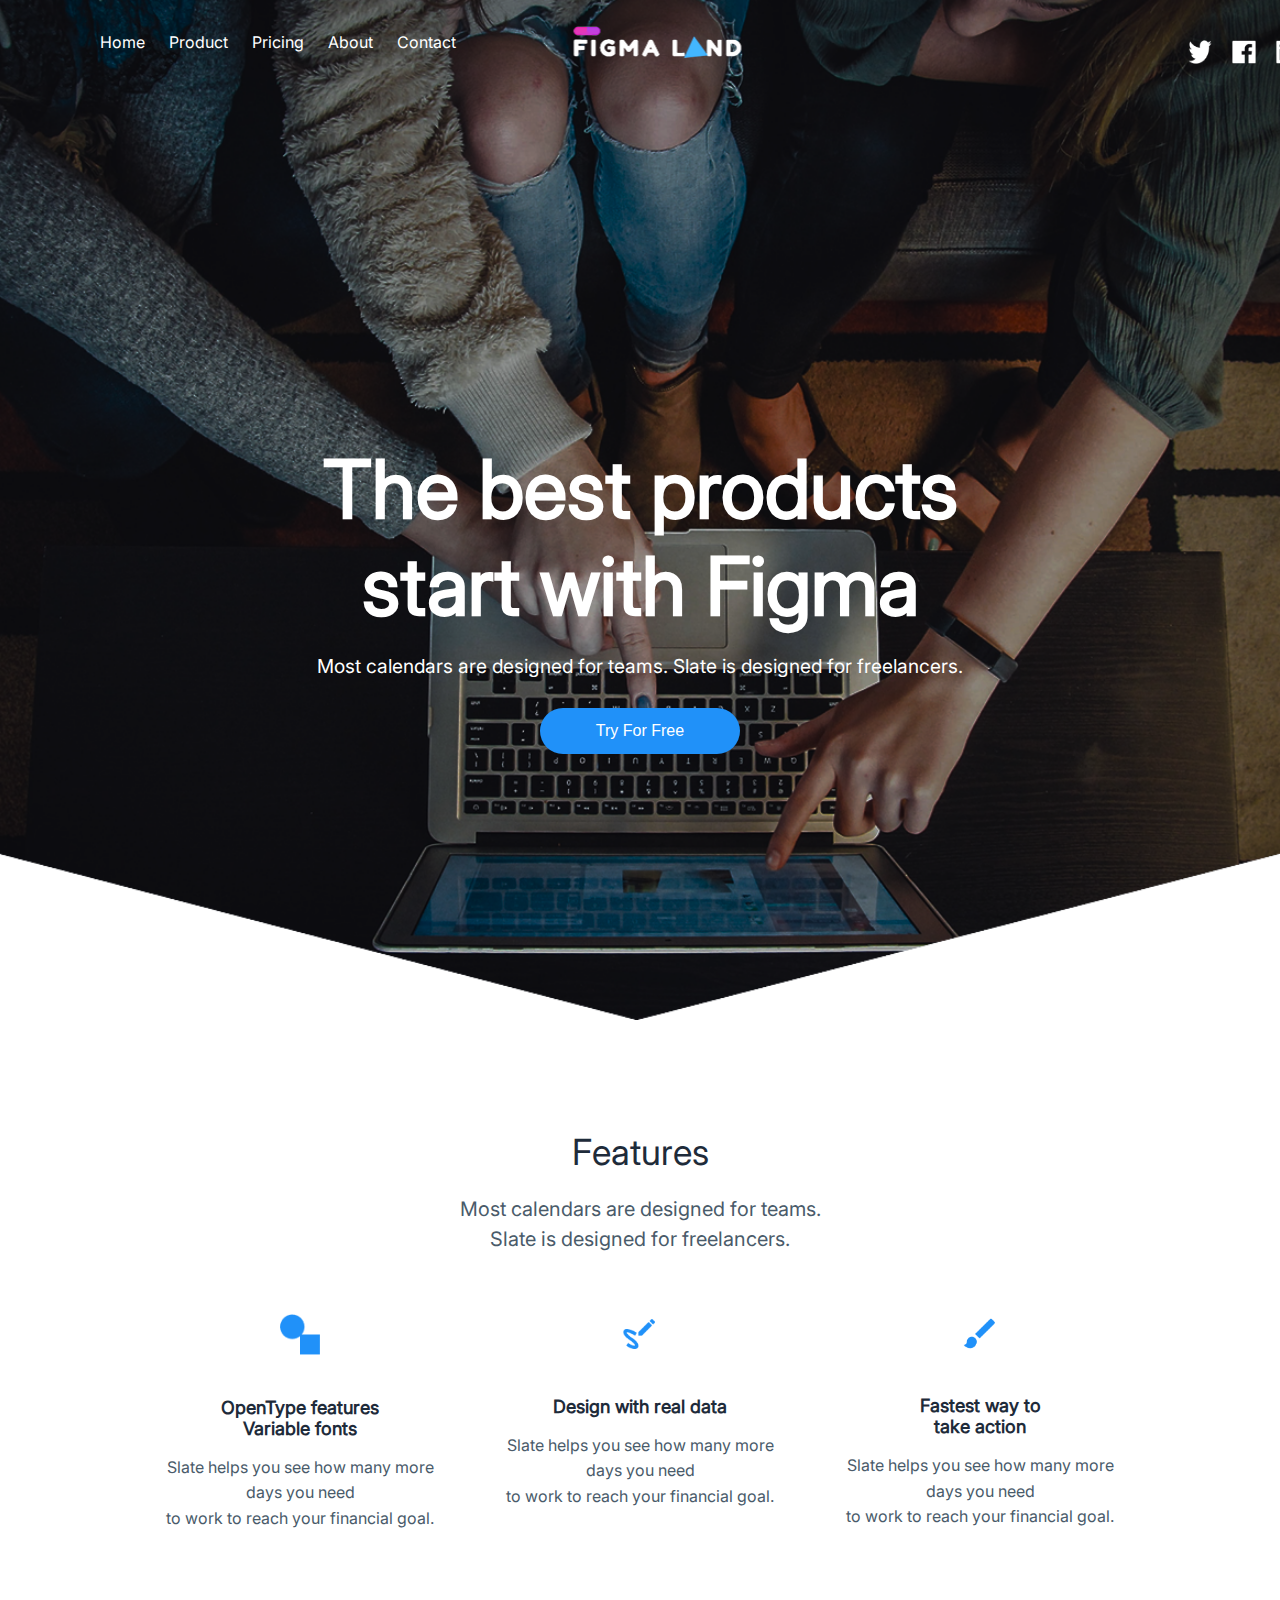
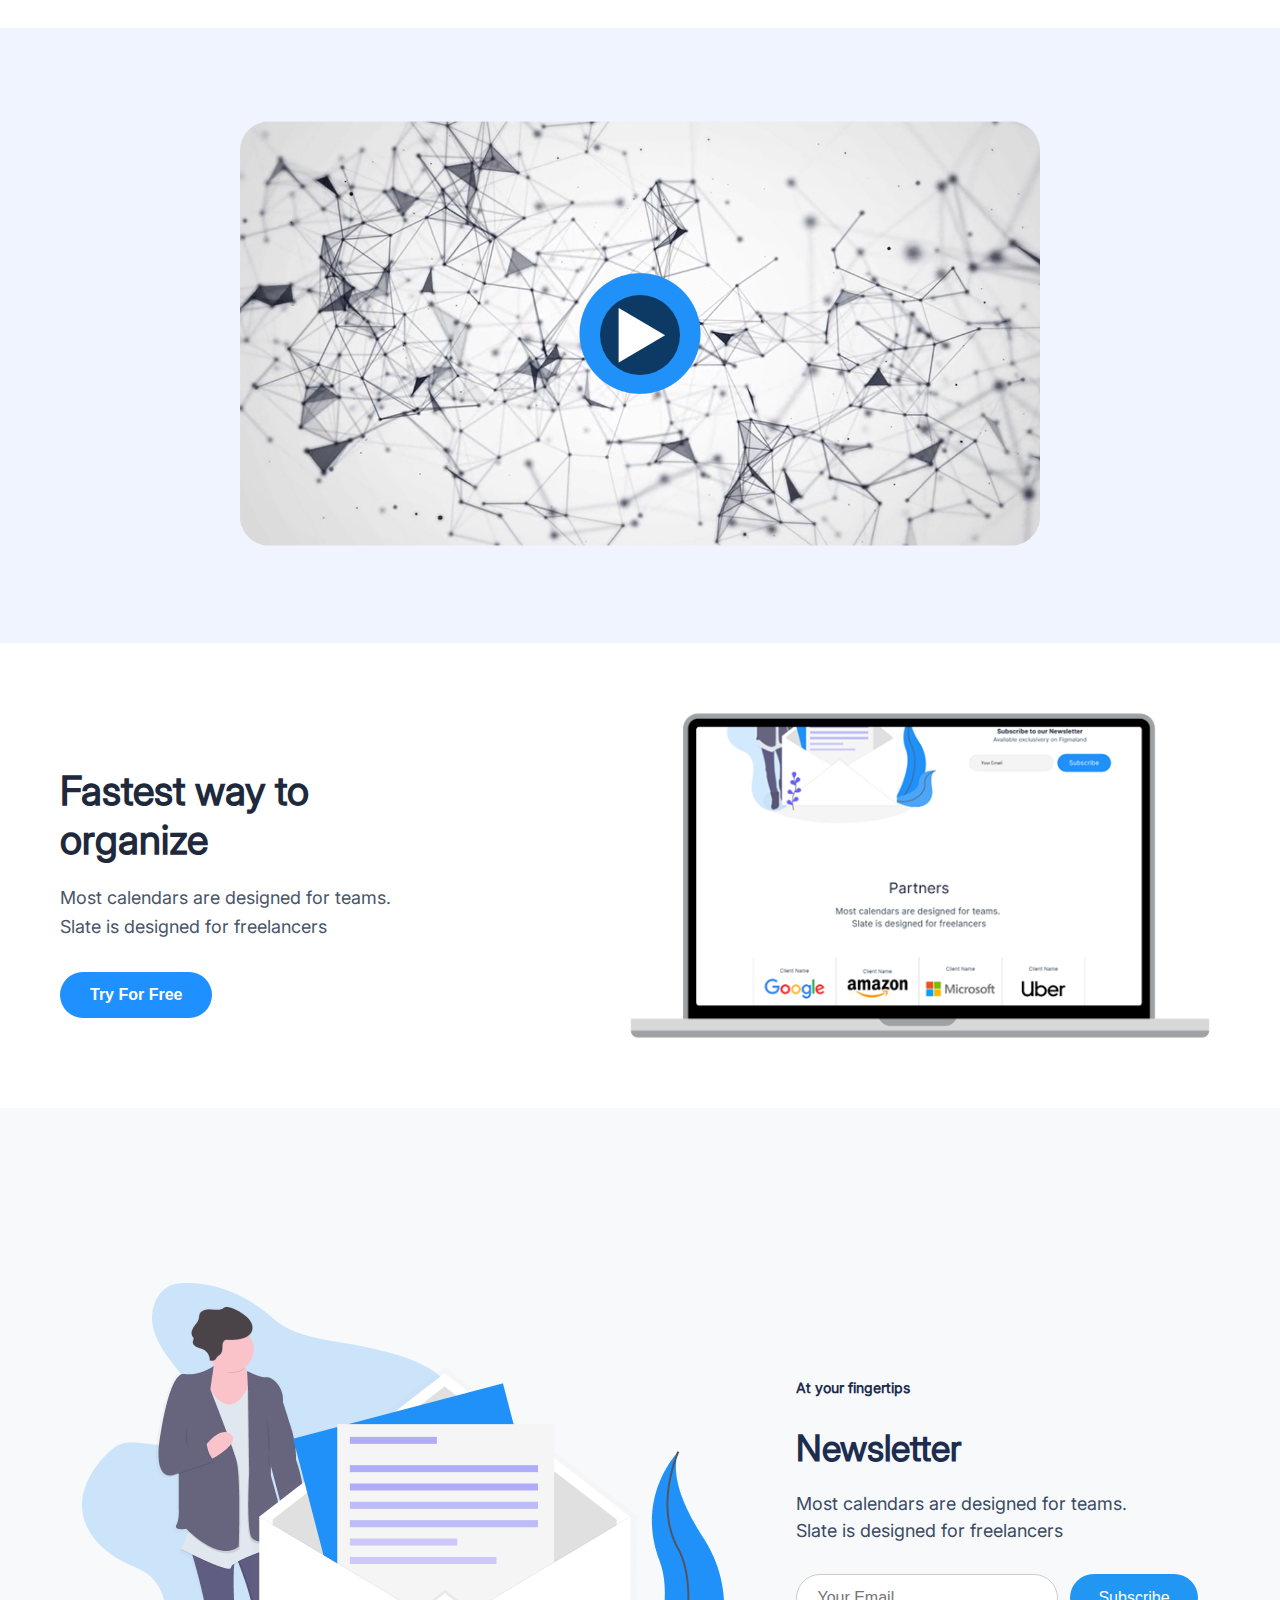
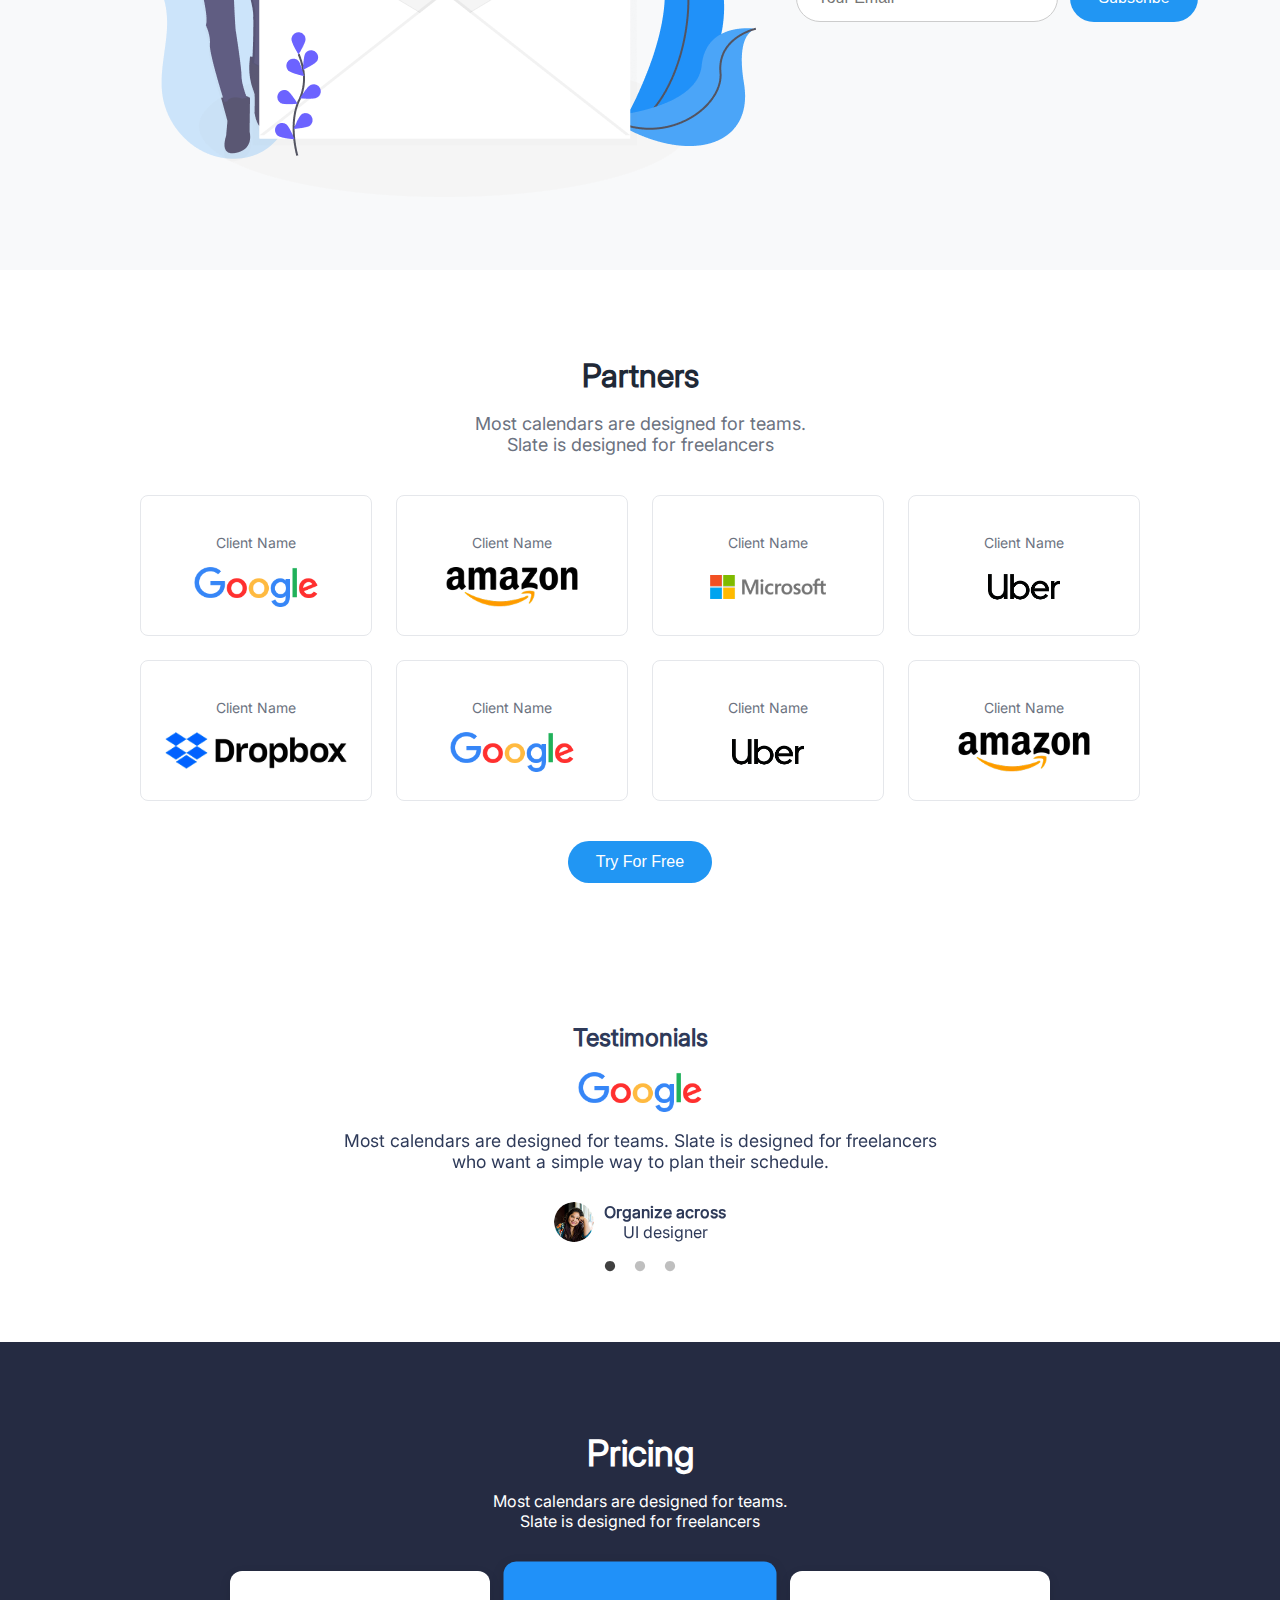
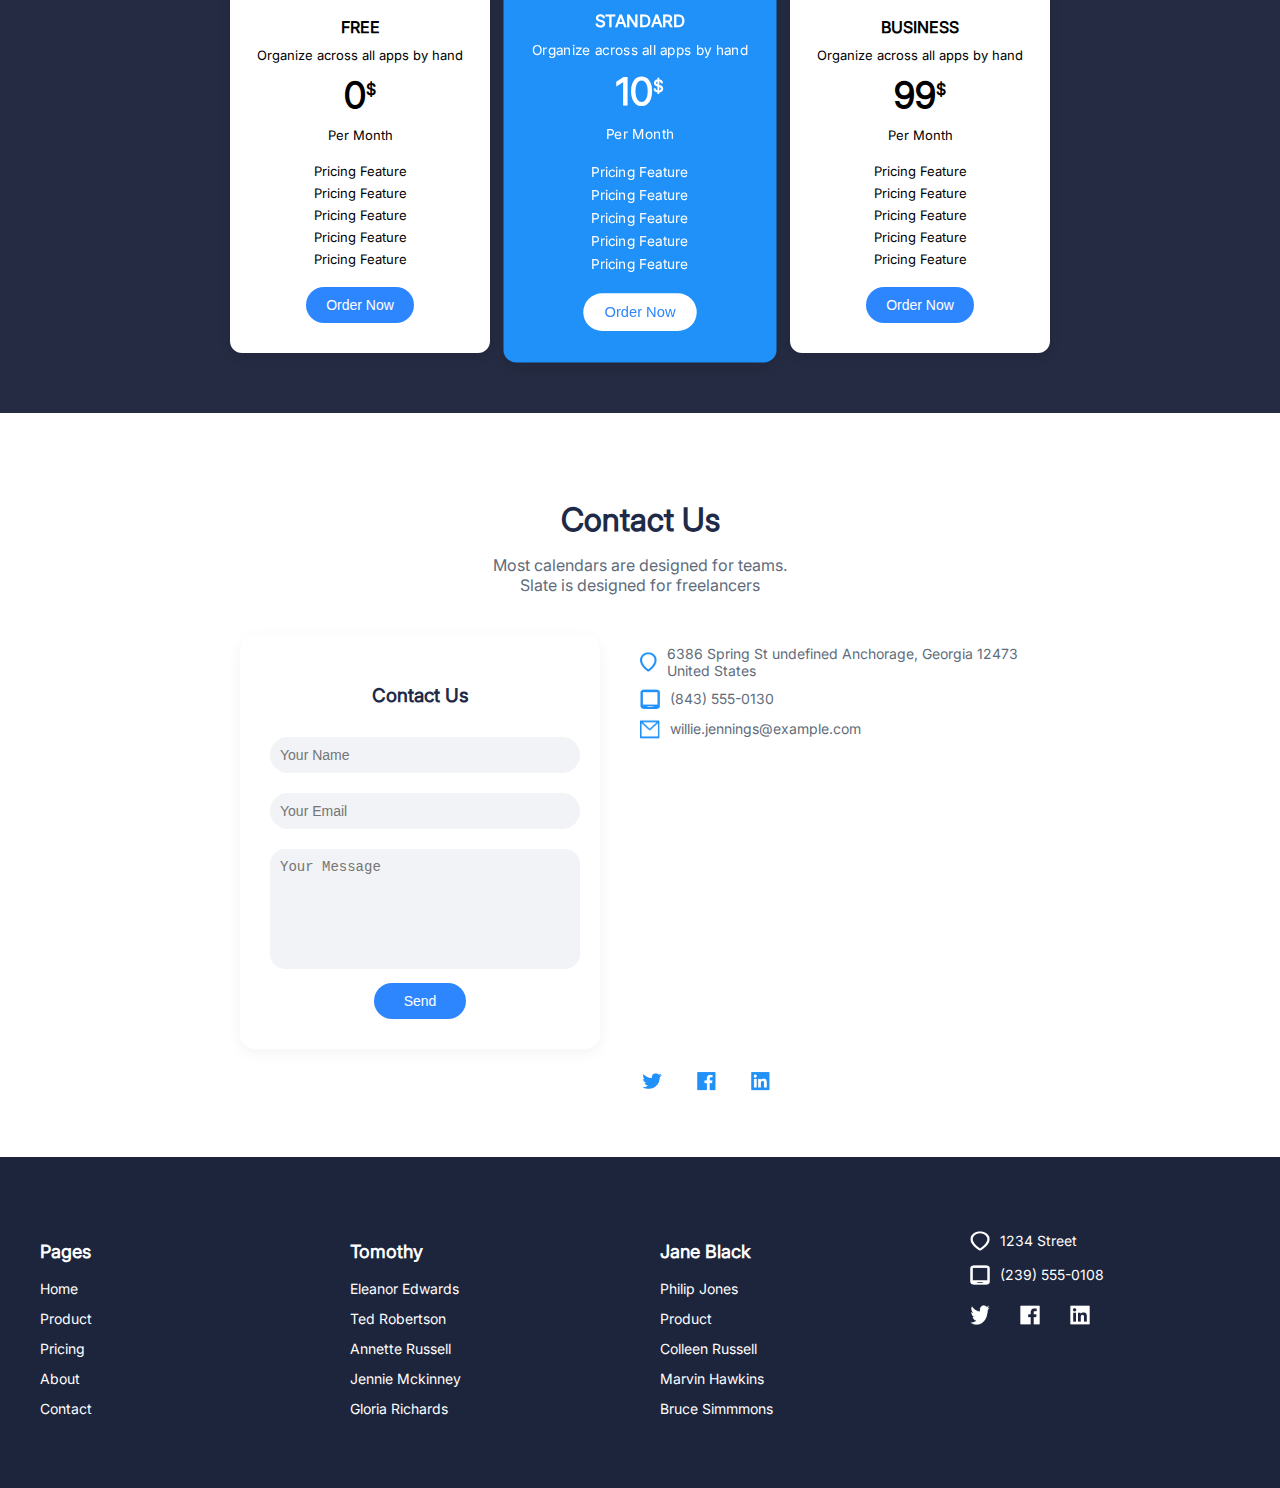
<file: index.html>
<!DOCTYPE html>
<html lang="en">
<head>
  <meta charset="utf-8" />
  <meta name="viewport" content="width=device-width, initial-scale=1" />
  <link rel="stylesheet" href="./slick/slick.css" />
  <link rel="stylesheet" href="./slick/slick-theme.css" />
  <link rel="stylesheet" href="./style.css" />
  <title>Figma Land</title>
</head>
<body>

  <!-- HERO SECTION -->
  <div class="hero">

<!-- NAVBAR -->
<nav class="navbar">
  <div class="nav-container">

    <!-- Left: Nav links -->
    <div class="nav-links" id="nav-links">
      <a href="#" class="nav-link">Home</a>
      <a href="#" class="nav-link">Product</a>
      <a href="#" class="nav-link">Pricing</a>
      <a href="#" class="nav-link">About</a>
      <a href="#" class="nav-link">Contact</a>
    </div>

    <!-- Center: Logo -->
    <div class="logo">
      <a href="#"><img src="/img/logo.png" alt="Figma Land Logo" /></a>
    </div>

    <!-- Right: Social icons -->
    <div class="social-icons">
      <a href="#"><img src="/img/icon-twitter.png" alt="Twitter" /></a>
      <a href="#"><img src="/img/icon-facebook.png" alt="Facebook" /></a>
      <a href="#"><img src="/img/icon-linkedin.png" alt="LinkedIn" /></a>
    </div>

    <!-- Burger menu for mobile -->
    <div class="burger" id="burger">
      <span></span>
      <span></span>
      <span></span>
    </div>

  </div>
</nav>



    <!-- Hero Text Content -->
    <div class="hero-content">
      <h1>The best products start with Figma</h1>
      <p>Most calendars are designed for teams. Slate is designed for freelancers.</p>
      <button class="cta-button">Try For Free</button>
    </div>
  </div>

  <!-- FEATURES SECTION -->
  <section class="features">
    <div class="container">
      <h2 class="section-title">Features</h2>
      <p class="section-subtitle">
        Most calendars are designed for teams.<br>
        Slate is designed for freelancers.
      </p>

      <div class="features-grid">

        <!-- Feature 1 -->
        <div class="feature-item">
          <img src="/img/mdi_shape.png" alt="OpenType Icon" class="feature-icon">
          <h3 class="feature-title">
            OpenType features<br><strong>Variable fonts</strong>
          </h3>
          <p class="feature-description">
            Slate helps you see how many more days you need<br>
            to work to reach your financial goal.
          </p>
        </div>

        <!-- Feature 2 -->
        <div class="feature-item">
          <img src="/img/mdi_draw.png" alt="Design Icon" class="feature-icon">
          <h3 class="feature-title"><strong>Design with real data</strong></h3>
          <p class="feature-description">
            Slate helps you see how many more days you need<br>
            to work to reach your financial goal.
          </p>
        </div>

        <!-- Feature 3 -->
        <div class="feature-item">
          <img src="/img/mdi_brush.png" alt="Action Icon" class="feature-icon">
          <h3 class="feature-title"><strong>Fastest way to<br>take action</strong></h3>
          <p class="feature-description">
            Slate helps you see how many more days you need<br>
            to work to reach your financial goal.
          </p>
        </div>

      </div>
    </div>
  </section>

  <!-- VIDEO SECTION -->
  <section class="video-section">
    <div class="video-wrapper">
      <img src="/img/videopreview.png" alt="Video Preview" />
      <div class="play-button">&#9658;</div>
    </div>
  </section>

    <!-- FEATURES ORGANIZE -->
  <section class="feature-section">
    <div class="text-content">
      <h2>Fastest way to<br>organize</h2>
      <p>
        Most calendars are designed for teams.<br>
        Slate is designed for freelancers
      </p>
      <button class="cta-btn">Try For Free</button>
    </div>
    <div class="image-content">
      <img src="/img/laptop.png" alt="Laptop showing app" />
    </div>
  </section>

    <!-- NEWS LETTER SECTION -->

  <section class="newsletter-section">
    <div class="newsletter-container">
      <!-- Illustration -->
      <div class="newsletter-illustration">
        <img src="/img/newsletter.png" alt="Newsletter Illustration" />
      </div>

      <!-- Text + Form -->
      <div class="newsletter-content">
        <h5>At your fingertips</h5>
        <h2>Newsletter</h2>
        <p>Most calendars are designed for teams.<br>Slate is designed for freelancers</p>

        <form class="newsletter-form">
          <input type="email" placeholder="Your Email" required />
          <button type="submit">Subscribe</button>
        </form>
      </div>
    </div>
  </section>

  <!--PARTNERSHIP SECTION-->

  <section class="partners-section">
    <div class="partners-content">
      <h2>Partners</h2>
      <p>Most calendars are designed for teams.<br>Slate is designed for freelancers</p>
    </div>

    <div class="partners-grid">
      <div class="partner-card">
        <p>Client Name</p>
        <img src="/img/Google.png" alt="Google" />
      </div>
      <div class="partner-card">
        <p>Client Name</p>
        <img src="/img/Amazon.png" alt="Amazon" />
      </div>
      <div class="partner-card">
        <p>Client Name</p>
        <img src="img/Microsoft.png" alt="Microsoft" />
      </div>
      <div class="partner-card">
        <p>Client Name</p>
        <img src="img/Uber.png" alt="Uber" />
      </div>
      <div class="partner-card">
        <p>Client Name</p>
        <img src="img/Dropbox.png" alt="Dropbox" />
      </div>
      <div class="partner-card">
        <p>Client Name</p>
        <img src="img/Google.png" alt="Google" />
      </div>
      <div class="partner-card">
        <p>Client Name</p>
        <img src="/img/Uber.png" alt="Uber" />
      </div>
      <div class="partner-card">
        <p>Client Name</p>
        <img src="img/Amazon.png" alt="Amazon" />
      </div>
    </div>

    <div class="partners-cta">
      <button>Try For Free</button>
    </div>
  </section>
<section class="testimonials-section">
  <h2>Testimonials</h2>
  <div class="slider">
    <div class="slides active">
      <img src="/img/Google.png" alt="Google Logo" class="client-logo">
      <p>Most calendars are designed for teams. Slate is designed for freelancers who want a simple way to plan their schedule.</p>
      <div class="author">
        <img src="/img/user1.png" alt="User 1">
        <div>
          <strong>Organize across</strong><br>
          <span>UI designer</span>
        </div>
      </div>
    </div>

    <div class="slides">
      <img src="/img/ibm.png" alt="IBM Logo" class="client-logo">
      <p>Most calendars are designed for teams. Slate is designed for freelancers who want a simple way to plan their schedule.</p>
      <div class="author">
        <img src="/img/user2.png" alt="User 2">
        <div>
          <strong>Organize across</strong><br>
          <span>UI designer</span>
        </div>
      </div>
    </div>

    <div class="slides">
      <img src="/img/Microsoft.png" alt="Microsoft Logo" class="client-logo">
      <p>Most calendars are designed for teams. Slate is designed for freelancers who want a simple way to plan their schedule.</p>
      <div class="author">
        <img src="/img/user1.png" alt="User 3">
        <div>
          <strong>Organize across</strong><br>
          <span>UI designer</span>
        </div>
      </div>
    </div>

    <!-- <div class="dots">
      <span class="dot active" onclick="showSlide(0)"></span>
      <span class="dot" onclick="showSlide(1)"></span>
      <span class="dot" onclick="showSlide(2)"></span>
    </div> -->
    
  </div>
</section>

  
  <!-- PRICING SECTION -->

  <section class="pricing-section">
    <h2>Pricing</h2>
    <p>Most calendars are designed for teams.<br>Slate is designed for freelancers</p>
  
    <div class="pricing-cards">
      <!-- Free Plan -->
      <div class="card">
        <h3>FREE</h3>
        <p>Organize across all apps by hand</p>
        <h1>0<span>$</span></h1>
        <p>Per Month</p>
        <ul>
          <li>Pricing Feature</li>
          <li>Pricing Feature</li>
          <li>Pricing Feature</li>
          <li>Pricing Feature</li>
          <li>Pricing Feature</li>
        </ul>
        <button>Order Now</button>
      </div>

      
      <!-- Standard Plan -->
      <div class="card highlighted">
        <h3>STANDARD</h3>
        <p>Organize across all apps by hand</p>
        <h1>10<span>$</span></h1>
        <p>Per Month</p>
        <ul>
          <li>Pricing Feature</li>
          <li>Pricing Feature</li>
          <li>Pricing Feature</li>
          <li>Pricing Feature</li>
          <li>Pricing Feature</li>
        </ul>
        <button>Order Now</button>
      </div>
  
      <!-- Business Plan -->
      <div class="card">
        <h3>BUSINESS</h3>
        <p>Organize across all apps by hand</p>
        <h1>99<span>$</span></h1>
        <p>Per Month</p>
        <ul>
          <li>Pricing Feature</li>
          <li>Pricing Feature</li>
          <li>Pricing Feature</li>
          <li>Pricing Feature</li>
          <li>Pricing Feature</li>
        </ul>
        <button>Order Now</button>
      </div>
    </div>
  </section>

  <!-- CONTACT SECTION -->

  <section class="contact-section">
    <h2>Contact Us</h2>
    <p>Most calendars are designed for teams.<br>Slate is designed for freelancers</p>
  
    <div class="contact-container">
      <!-- Contact Form -->
    <div class="contact-form">
      <h3>Contact Us</h3>
      <form action="#" method="POST">
        <input type="text" name="name" placeholder="Your Name" required />
        <input type="email" name="email" placeholder="Your Email" required />
        <textarea name="message" placeholder="Your Message" required></textarea>
        <button type="submit">Send</button>
      </form>
    </div>
  
      <!-- Contact Info -->
      <div class="contact-info">
        <div class="info-icons">
          <p>
            <img src="/img/icon-destination-blue.png" alt="Location" class="icon" />
            6386 Spring St undefined Anchorage, Georgia 12473 United States
          </p>
          <p>
            <img src="/img/icon-phone-blue.png" alt="Phone" class="icon" />
            (843) 555-0130
          </p>
          <p>
            <img src="/img/icon-email.png" alt="Email" class="icon" />
            willie.jennings@example.com
          </p>
        </div>

        
  
        <div style="position: relative;"><div style="position: relative; padding-bottom: 75%; height: 0; overflow: hidden;"><iframe style="position: absolute; top: 0; left: 0; width: 100%; height: 100%; border:0;" loading="lazy" allowfullscreen src="https://maps.google.com/maps?q=New+River+Gorge+Bridge%2C+West+Virginia&output=embed"></iframe></div><a href="https://appflowy.com/38d8e4b6-f3e7-4a8f-af67-dd50d4987bc5/Solar-Panels-Steubenville-Ohio" rel="noopener" target="_blank" style="position: absolute; width: 1px; height: 1px; padding: 0; margin: -1px; overflow: hidden; clip: rect(0,0,0,0); white-space: nowrap; border: 0;">steubenville solar panels</a></div>
  
        <div class="social-icons">
          <a href="#"><img src="/img/icon-twitter-blue.png" alt="Twitter" class="icon" /></a>
          <a href="#"><img src="/img/icon-facebook-blue.png" alt="Facebook" class="icon" /></a>
          <a href="#"><img src="/img/icon-linkedin-blue.png" alt="LinkedIn" class="icon" /></a>
        </div>
      </div>
    </div>
  </section>
  

  <!-- FOOTER SECTION -->
  <footer class="footer">
    <div class="container">
      <div class="footer-columns">

        <div class="footer-column">
          <h4>Pages</h4>
          <ul>
            <li><a href="#">Home</a></li>
            <li><a href="#">Product</a></li>
            <li><a href="#">Pricing</a></li>
            <li><a href="#">About</a></li>
            <li><a href="#">Contact</a></li>
          </ul>
        </div>

        <div class="footer-column">
          <h4>Tomothy</h4>
          <ul>
            <li><a href="#">Eleanor Edwards</a></li>
            <li><a href="#">Ted Robertson</a></li>
            <li><a href="#">Annette Russell</a></li>
            <li><a href="#">Jennie Mckinney</a></li>
            <li><a href="#">Gloria Richards</a></li>
          </ul>
        </div>

        <div class="footer-column">
          <h4>Jane Black</h4> 
          <ul>
            <li><a href="#">Philip Jones</a></li>
            <li><a href="#">Product</a></li>
            <li><a href="#">Colleen Russell</a></li>
            <li><a href="#">Marvin Hawkins</a></li>
            <li><a href="#">Bruce Simmmons</a></li>
          </ul>
        </div>

        <div class="footer-column contact">
          <p><img src="/img/icon-destination.png" alt="Location icon"> 1234 Street</p>
          <p><img src="/img/icon-phone.png" alt="Phone icon"> (239) 555-0108</p>
          <div class="social-icons">
            <a href="#"><img src="/img/icon-twitter.png" alt="Twitter"></a>
            <a href="#"><img src="/img/icon-facebook.png" alt="Facebook"></a>
            <a href="#"><img src="/img/icon-linkedin.png" alt="LinkedIn"></a>
          </div>
        </div>

      </div>
    </div>
  </footer>

  <script src="./jquery.js"></script>
  <script src="./slick/slick.min.js"></script>
  <script src="script.js"></script>
</body>
</html>
</file>
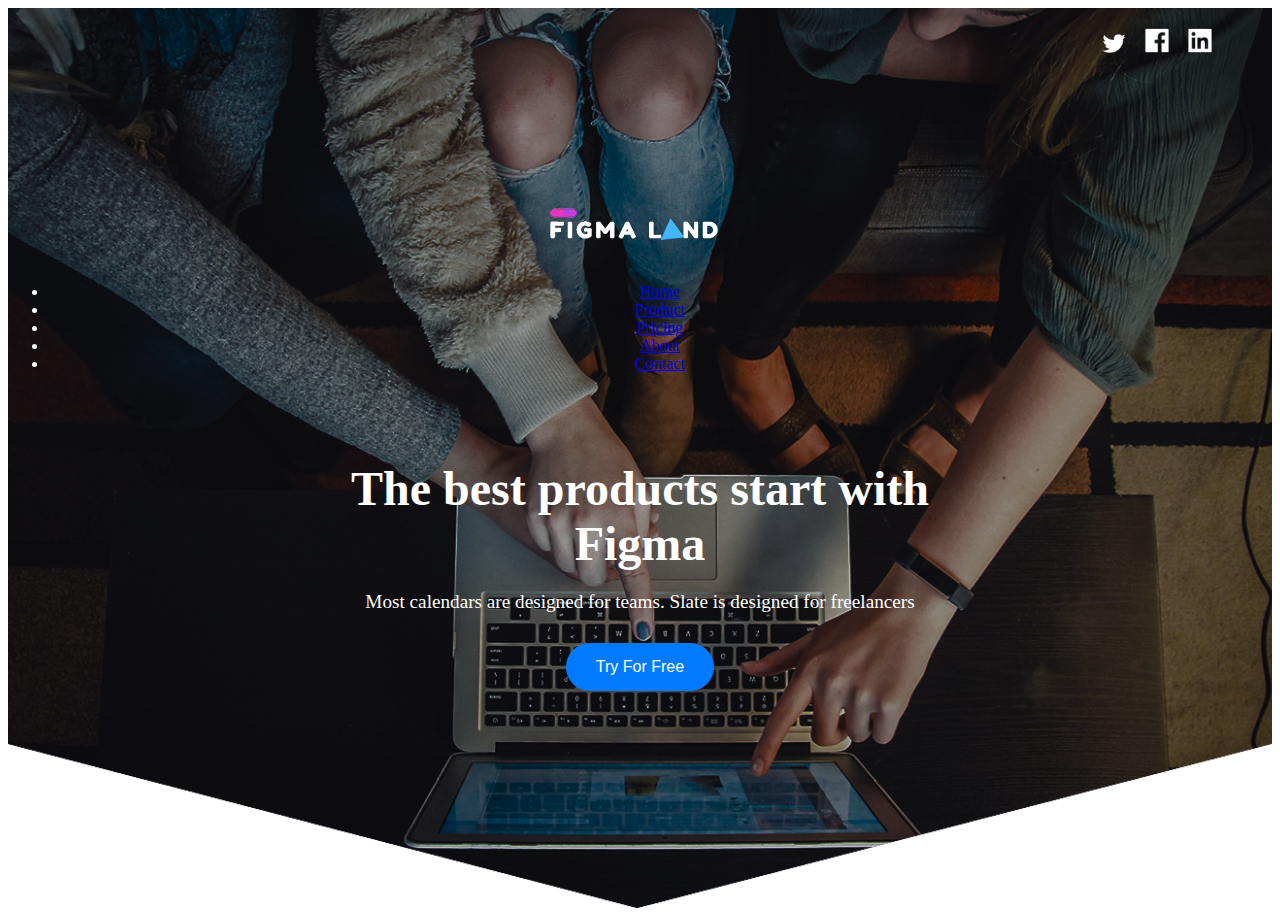
<file: Figmaland-main/index.html>
<!DOCTYPE html>
<html lang="en">
<head>
  <meta charset="UTF-8" />
  <meta name="viewport" content="width=device-width, initial-scale=1.0"/>
  <title>Figma Land</title>
  <link rel="stylesheet" href="style.css" />
</head>
<body>
  <div class="hero">
    <nav class="navbar">
      <div class="logo"></div>
       <img src="/img/center.png" alt="Menu" class="menu-icon">
      <ul class="nav-links">
        <li><a href="#">Home</a></li>
        <li><a href="#">Product</a></li>
        <li><a href="#">Pricing</a></li>
        <li><a href="#">About</a></li>
        <li><a href="#">Contact</a></li>
      </ul>
      <div class="social-icons">
        <img src="/img/Vector.png" alt="Twitter">
        <img src="/img/Vector (1).png" alt="Facebook">
        <img src="/img/Vector (2).png" alt="LinkedIn">
      </div>
    </nav>

    <div class="hero-content">
      <h1>The best products start with Figma</h1>
      <p>Most calendars are designed for teams. Slate is designed for freelancers</p>
      <button class="cta-button">Try For Free</button>
    </div>
  </div>
</body>
</html>
</file>
<file: style.css>
/* ===========================
   FONT IMPORTS
=========================== */
@font-face {
    font-family: 'Inter';
    src: url('/fonts/Inter/Inter-Italic-VariableFont_opsz,wght.ttf') format('truetype');
    font-weight: bold;
    font-style: italic;
  }
  @font-face {
    font-family: 'Inter';
    src: url('/fonts/Inter/Inter-VariableFont_opsz,wght.ttf') format('truetype');
    font-weight: normal;
    font-style: normal;
  }
  
  /* ===========================
     GLOBAL STYLES
  =========================== */
  body {
    margin: 0;
    padding: 0;
    font-family: 'Inter', sans-serif;
    background-color: #ffffff;
    color: #1e2b3a;
  }
  
  /* ===========================
     NAVBAR
  =========================== */
  .navbar {
    position: absolute;
    top: 0;
    width: 100%;
    padding: 20px 60px;
    z-index: 1000;
    left: 0;
    right: 0;
    margin: auto;
    background: transparent;
    display: flex;
    justify-content: center;
    flex-wrap:wrap ;
  }
  
  .nav-container {
    width: 100%;
    max-width: 1200px;
    display: flex;
    align-items: center;
    justify-content: space-between;
    position: relative; /* Important for absolute centering */
  }
  
  
  .nav-links {
    display: flex;
    gap: 24px;
    list-style: none;
    margin: 0;
    padding: 0;
  }
  
  .nav-link {
    color: #fff;
    text-decoration: none;
    font-size: 16px;
    position: relative;
    padding-bottom: 5px;
    transition: all 0.3s ease;
  }
  
  .nav-link:hover,
  .nav-link:focus {
    color: #007bff;
  }
  
  .nav-link:hover::after,
  .nav-link.active::after {
    content: '';
    position: absolute;
    left: 0;
    bottom: 0;
    height: 2px;
    width: 100%;
    background-color: #007bff;
  }
  
  .logo {
    position: absolute;
    left: 47%;
    transform: translateX(-50%);
  }
  
  
  .social-icons {
    display: flex;
    gap: 20px;
    border-radius: 0%; 
  }
  
  .social-icons img {
    width: 24px;
    height: 24px;
    cursor: pointer;
    filter: brightness(100%);
    transition: transform 0.2s ease;
  }
  
  .social-icons img:hover {
    transform: scale(1.1);
  }
  
  
  /* ===========================
     HERO SECTION
  =========================== */
  .hero {
    background: url('/img/Rectangle 9.png') no-repeat center center / cover;
    height: 100vh;
    display: flex;
    flex-direction: column;
    justify-content: center;
    text-align: center;
    padding-top: 120px;
    color: #fff;
  }
  .hero-content {
    max-width: 790px;
    margin: 0 auto;
    padding: 40px 20px;
    font-weight: 100;
  }
  .hero-content h1 {
    font-size: 5em;
    margin-bottom: 20px;
    font-weight: bold
  }
  .hero-content p {
    font-size: 1.2em;
    margin-bottom: 30px;
  }
  .cta-button {
    background-color: #2091F9;
    border: none;
    padding: 14px 56px;
    color: #fff;
    font-size: 1em;
    border-radius: 25px;
    cursor: pointer;
    transition: background-color 0.3s ease;
  }
  .cta-button:hover {
    background-color: #0056b3;
  }
  
  /* ===========================
     FEATURES SECTION
  =========================== */
  .features {
    padding: 80px 20px;
    background-color: #fff;
    text-align: center;
  }
  .features .container {
    max-width: 1200px;
    margin: 0 auto;
  }
  .section-title {
    font-size: 36px;
    color: #1e2b3a;
    font-weight: 500;
    margin-bottom: 10px;
  }
  .section-subtitle {
    font-size: 20px;
    color: #4a5b6a;
    margin-bottom: 60px;
    line-height: 1.5;
  }
  .features-grid {
    display: flex;
    justify-content: center;
    flex-wrap: wrap;
    gap: 40px;
  }
  .feature-item {
    max-width: 300px;
  }
  .feature-icon {
    width: 40px;
    height: auto;
    margin-bottom: 20px;
  }
  .feature-title {
    font-size: 18px;
    font-weight: 600;
    color: #1e2b3a;
    margin-bottom: 10px;
  }
  .feature-description {
    font-size: 16px;
    color: #4a5b6a;
    line-height: 1.6;
  }
  
  /* ===========================
     VIDEO SECTION
  =========================== */
  .video-section {
    background-color: #f0f4ff;
    padding: 60px 20px;
    text-align: center;
  }
  .video-wrapper {
    position: relative;
    max-width: 800px;
    margin: 0 auto;
  }
  .video-wrapper img {
    width: 100%;
    border-radius: 12px;
  }
  .play-button {
    position: absolute;
    top: 50%;
    left: 50%;
    transform: translate(-50%, -50%);
    font-size: 60px;
    color: #fff;
    background-color: rgba(0,0,0,0.6);
    width: 80px;
    height: 80px;
    line-height: 80px;
    border-radius: 50%;
    cursor: pointer;
  }
    /* ===========================
    FEATURES ORGANIZATION SECTION
  =========================== */

  .feature-section {
    display: flex;
    align-items: center;
    justify-content: center;
    padding: 60px 40px;
    max-width: 1200px;
    margin: 0 auto;
    gap: 60px;
    flex-wrap: wrap;
  }
  
  .text-content {
    max-width: 500px;
    flex: 1;
  }
  
  .text-content h2 {
    font-size: 40px;
    color: #1e293b;
    margin-bottom: 20px;
  }
  
  .text-content p {
    font-size: 18px;
    color: #475569;
    margin-bottom: 30px;
    line-height: 1.6;
  }
  img {
    max-width: 100%;
    height: auto;
  }
  
  .cta-btn {
    padding: 14px 30px;
    font-size: 16px;
    border: none;
    border-radius: 999px;
    background-color: #1e90ff;
    color: white;
    cursor: pointer;
    font-weight: bold;
    transition: background 0.3s ease;
  }
  
  .cta-btn:hover {
    background-color: #1c86ee;
  }
  
  .image-content img {
    width: 100%;
    max-width: 600px;
    height: auto;
    display: block;
    border-radius: 12px;
    background-color: transparent;
  }
  
   /* ===========================
    NEWSLETTER SECTION
  =========================== */
  .newsletter-section {
    padding: 60px 20px;
    max-width: 1440px;
    margin: 0 auto;
    background-color: #f8f9fa;
    display: flex;
    justify-content: center;
  }
  
  .newsletter-container {
    max-width: 100%;
    width: 100%;
    display: flex;
    flex-wrap: wrap;
    align-items: center;
    justify-content: center;
    gap: 40px;
  }
  
  .newsletter-illustration img {
    max-width: 100%;
    height: auto;
  }
  
  .newsletter-content {
    max-width: 500px;
  }
  
  .newsletter-content h5 {
    font-size: 14px;
    font-weight: bold;
    color: #1d2d50;
    margin-bottom: 10px;
  }
  
  .newsletter-content h2 {
    font-size: 36px;
    color: #1d2d50;
    margin-bottom: 20px;
  }
  
  .newsletter-content p {
    font-size: 18px;
    color: #3a4a64;
    margin-bottom: 30px;
    line-height: 1.5;
  }
  
  .newsletter-note {
    display: flex;
    align-items: center;
    gap: 12px;
    margin-bottom: 20px;
  }
  

  
  .newsletter-note strong {
    font-size: 16px;
    color: #1d2d50;
  }
  
  .newsletter-note span {
    font-size: 14px;
    color: #6b7280;
  }
  
  .newsletter-form {
    display: flex;
    flex-wrap: wrap;
    gap: 12px;
  }
  
  .newsletter-form input[type="email"] {
    flex: 1;
    padding: 14px 20px;
    border: 1px solid #ccc;
    border-radius: 9999px;
    font-size: 16px;
    min-width: 220px;
  }
  
  .newsletter-form button {
    background-color: #2196f3;
    color: white;
    border: none;
    padding: 14px 28px;
    font-size: 16px;
    border-radius: 9999px;
    cursor: pointer;
    transition: background 0.3s ease;
  }
  
  .newsletter-form button:hover {
    background-color: #1976d2;
  }

    
  /* ===========================
    PARTNERS SECTION
  =========================== */

  .partners-section {
    text-align: center;
    padding: 60px 20px;
    background-color: #ffffff;
  }
  
  .partners-section h2 {
    font-size: 32px;
    color: #1f2937;
    margin-bottom: 16px;
  }
  
  .partners-section p {
    font-size: 18px;
    color: #6b7280;
    margin-bottom: 40px;
  }
  
  .partners-grid {
    display: grid;
    grid-template-columns: repeat(4, 1fr); /* 4 equal-width columns */
    gap: 24px;
    max-width: 1000px;
    margin: 0 auto 40px;
  }
  
  .partner-card {
    background: #ffffff;
    border: 1px solid #e5e7eb;
    border-radius: 8px;
    padding: 24px;
    text-align: center;
    transition: box-shadow 0.3s ease;
  }
  
  .partner-card:hover {
    box-shadow: 0 8px 24px rgba(0, 0, 0, 0.08);
  }
  
  .partner-card p {
    font-size: 14px;
    color: #6b7280;
    margin-bottom: 16px;
  }
  
  .partner-card img {
    max-height: 40px;
    max-width: 100%;
    object-fit: contain;
    display: inline-block;
    margin: 0 auto;
    box-shadow: none;
    border-radius: 0;
    background: transparent;
  }
  
  
  .partners-cta button {
    background-color: #2196f3;
    color: white;
    font-size: 16px;
    padding: 12px 28px;
    border: none;
    border-radius: 9999px;
    cursor: pointer;
    transition: background 0.3s ease;
  }
  
  .partners-cta button:hover {
    background-color: #1976d2;
  }
  

  /* ===========================
   TESTIMONIALS SECTION
=========================== */

.testimonials-section {
  text-align: center;
  padding: 60px 20px;
  background-color: #fff;
  color: #2E3A59;
}

.slider {
  position: relative;
  max-width: 800px;
  margin: 0 auto;
}

.slides {
  /* position: absolute;
  top: 0;
  left: 0; */
  width: 100%;
  opacity: 1;
  transition: opacity 0.5s ease;
  z-index: 1;
}

/* .slides.active {
  position: relative;
  opacity: 1;
  z-index: 1;
} */

.client-logo {
  height: 40px;
  margin-bottom: 20px;
  margin: auto;
}

.slick-dots li button:before {
  font-size: 12px;
}

.slides p {
  font-size: 1.1rem;
  margin-bottom: 30px;
  max-width: 600px;
  margin-inline: auto;
}

.author {
  display: flex;
  align-items: center;
  justify-content: center;
  gap: 10px;
  margin-bottom: 10px;
}

.author img {
  width: 40px;
  height: 40px;
  border-radius: 50%;
}

.dots {
  margin-top: 20px;
}

.dot {
  display: inline-block;
  height: 10px;
  width: 10px;
  margin: 0 5px;
  background-color: #ccc;
  border-radius: 50%;
  cursor: pointer;
  transition: background-color 0.3s ease;
}

.dot.active {
  background-color: #2E3A59;
}


  
/* ===========================
   PRICING SECTION
=========================== */

.pricing-section {
  background-color: #252B42;
  padding: 60px 20px;
  color: white;
  text-align: center;
}

.pricing-section h2 {
  font-size: 36px;
  margin-bottom: 10px;
}

.pricing-section > p {
  color: white;
  font-size: 16px;
  margin-bottom: 40px;
}

.pricing-cards {
  display: flex;
  justify-content: center;
  flex-wrap: wrap;
  gap: 20px;
}

.card {
  background: white;
  color: black;
  border-radius: 12px;
  padding: 30px 20px;
  width: 220px; /* Slimmer width */
  box-shadow: 0 4px 12px rgba(0, 0, 0, 0.1);
  transition: transform 0.3s;
}

.card h3 {
  font-size: 16px;
  margin-bottom: 10px;
  font-weight: 600;
}

.card p {
  color: black;
  font-size: 13px;
  margin: 5px 0;
}

.card h1 {
  font-size: 36px;
  margin: 10px 0;
}

.card h1 span {
  font-size: 16px;
  vertical-align: super;
}

.card ul {
  list-style: none;
  padding: 0;
  margin: 20px 0;
}

.card ul li {
  margin: 6px 0;
  font-size: 13px;
}

.card button {
  background-color: #2e86ff;
  color: white;
  border: none;
  border-radius: 999px;
  padding: 10px 20px;
  font-size: 14px;
  cursor: pointer;
}

.card button:hover {
  background-color: #1a6fdc;
}

.highlighted {
  background-color: #2091F9;
  color: white;
  transform: scale(1.05);
}

.highlighted p,
.highlighted ul li {
  color: white;
}

.highlighted button {
  background-color: white;
  color: #2e86ff;
}

.highlighted button:hover {
  background-color: #f0f0f0;
}


  /* ===========================
     CONTACT SECTION
  =========================== */
  .contact-section {
    padding: 60px 20px;
    text-align: center;
    background-color: #ffffff;
    color: #1e2a47;
  }

  .contact-section h2 {
    font-size: 32px;
    margin-bottom: 10px;
  }

  .contact-section p {
    color: #5f6c7b;
    margin-bottom: 40px;
  }

  .contact-container {
    display: flex;
    flex-wrap: wrap;
    justify-content: center;
    gap: 40px;
    align-items: flex-start;
  }

  .contact-form {
    background: white;
    border-radius: 15px;
    box-shadow: 0 4px 15px rgba(0,0,0,0.05);
    padding: 30px;
    width: 300px;
  }

  .contact-form h3 {
    margin-bottom: 20px;
  }

  .contact-form input,
  .contact-form textarea {
    width: 100%;
    max-width: 100%;
    padding: 10px 0px;
    padding-left: 10px;
    padding-right: 0px;
    margin: 10px 0;
    border: none;
    background: #f1f3f6;
    border-radius: 25px;
    font-size: 14px;
  }

  .contact-form textarea {
    border-radius: 15px;
    height: 100px;
    resize: none;
  }

  .contact-form button {
    background-color: #2e86ff;
    color: white;
    border: none;
    border-radius: 25px;
    padding: 10px 30px;
    font-size: 14px;
    cursor: pointer;
  }

  .contact-info {
    max-width: 400px;
    text-align: left;
  }

  .info-icons p {
    margin: 10px 0;
    font-size: 14px;
    display: flex;
    align-items: center;
  }
  

  .icon {
    width: 20px;
    height: 20px;
    margin-right: 10px;
  }

  .map {
    margin-top: 20px;
    width: 100%;
    border-radius: 10px;
  }

  .social-icons {
    margin-top: 20px;
    display: flex;
    gap: 20px;
  }

  .social-icons img {
    width: 24px;
    height: 24px;
    transition: transform 0.2s;
  }

  .social-icons img:hover {
    transform: scale(1.1);
  }

  
  /* ===========================
     FOOTER SECTION
  =========================== */
  .footer {
    background-color: #1D253C;
    color: white;
    padding: 60px 20px;
  }
  .container {
    max-width: 1200px;
    margin: 0 auto;
  }
  .footer-columns {
    display: flex;
    flex-wrap: wrap;
    justify-content: space-between;
    gap: 40px;
  }
  .footer-column {
    flex: 1 1 180px;
  }
  .footer-column h4 {
    font-size: 18px;
    margin-bottom: 16px;
  }
  .footer-column ul {
    list-style: none;
    padding: 0;
    margin: 0;
  }
  .footer-column ul li {
    margin-bottom: 10px;
  }
  .footer-column ul li a {
    color: #ffffff;
    text-decoration: none;
    font-size: 14px;
    transition: color 0.2s ease-in-out;
  }
  .footer-column ul li a:hover {
    color: #4F80FF;
  }
  .footer-column.contact p {
    display: flex;
    align-items: center;
    font-size: 14px;
    margin-bottom: 12px;
  }
  .footer-column.contact img {
    width: 20px;
    height: 20px;
    margin-right: 10px;
  }
  
  /* ===========================
   BURGER MENU STYLES
=========================== */
.burger {
    display: none;
    flex-direction: column;
    cursor: pointer;
    gap: 5px;
  }
  
  .burger span {
    width: 25px;
    height: 3px;
    background-color: white;
    border-radius: 2px;
    transition: 0.3s;
  }
  
  /* ===========================
   MOBILE STYLES
=========================== */
@media screen and (max-width: 480px) {
  .nav-container {
    flex-direction: row;
    justify-content: space-between;
    align-items: center;
    position: relative;
  }

  .nav-links {
    display: none;
    flex-direction: column;
    background: linear-gradient(to bottom, #2d3a6a, #1d253c);
    width: 100%;
    text-align: center;
    padding: 20px 0;
    position: absolute;
    top: 60px;
    left: 0;
    z-index: 999;
  }

  .nav-links.active {
    display: flex;
  }

  .social-icons {
    display: none; /* Optional: can hide or move elsewhere */
  }

  .burger {
    display: flex;
    flex-direction: column;
    gap: 5px;
    cursor: pointer;
    z-index: 1000;
  }

  .burger span {
    width: 25px;
    height: 3px;
    background-color: white;
    border-radius: 2px;
  }

  .logo {
    position: absolute;
    left: 50%;
    transform: translateX(-50%);
  }
}
</file>
<file: Figmaland-main/style.css>
/* styles.css */
/* ===========================
   FONT IMPORTS
=========================== */
@font-face {
    font-family: Inter;
    src: url('/fonts/Inter/Inter-Italic-VariableFont_opsz\,wght.ttf') format("opentype");
    font-weight: bold;
    font-style: normal;
  }
  
  @font-face {
    font-family: Nova;
    src: url('/fonts/Inter/Inter-VariableFont_opsz\,wght.ttf') format("opentype");
    font-weight: normal;
    font-style: normal;
  }
/* ===========================
   GLOBAL STYLES
=========================== */
.hero {
    background: url(/img/Rectangle\ 9.png) no-repeat center center/cover;
    height: 100vh;
    color: white;
    position: relative;
    display: flex;
    flex-direction: column;
    justify-content: center;
    text-align: center;
  }
  
  .navbar-brand {
    font-weight: bold;
  }
  
  .nav-link {
    color: white !important;
    margin-right: 15px;
  }
  
  .nav-link:hover {
    text-decoration: underline;
  }
  
  .social-icons {
    position: absolute;
    top: 20px;
    right: 60px;
  }
  
  .social-icons img {
    width: 24px;
    margin-left: 15px;
  }
  
  .hero-content {
    max-width: 700px;
    margin: 0 auto;
    padding: 40px 20px;
  }
  
  .hero-content h1 {
    font-size: 3em;
    margin-bottom: 20px;
  }
  
  .hero-content p {
    font-size: 1.2em;
    margin-bottom: 30px;
  }
  
  .cta-button {
    background-color: #007BFF;
    border: none;
    padding: 15px 30px;
    color: white;
    font-size: 1em;
    border-radius: 25px;
    cursor: pointer;
    transition: background-color 0.3s ease;
  }
  
  .cta-button:hover {
    background-color: #0056b3;
  }
</file>
